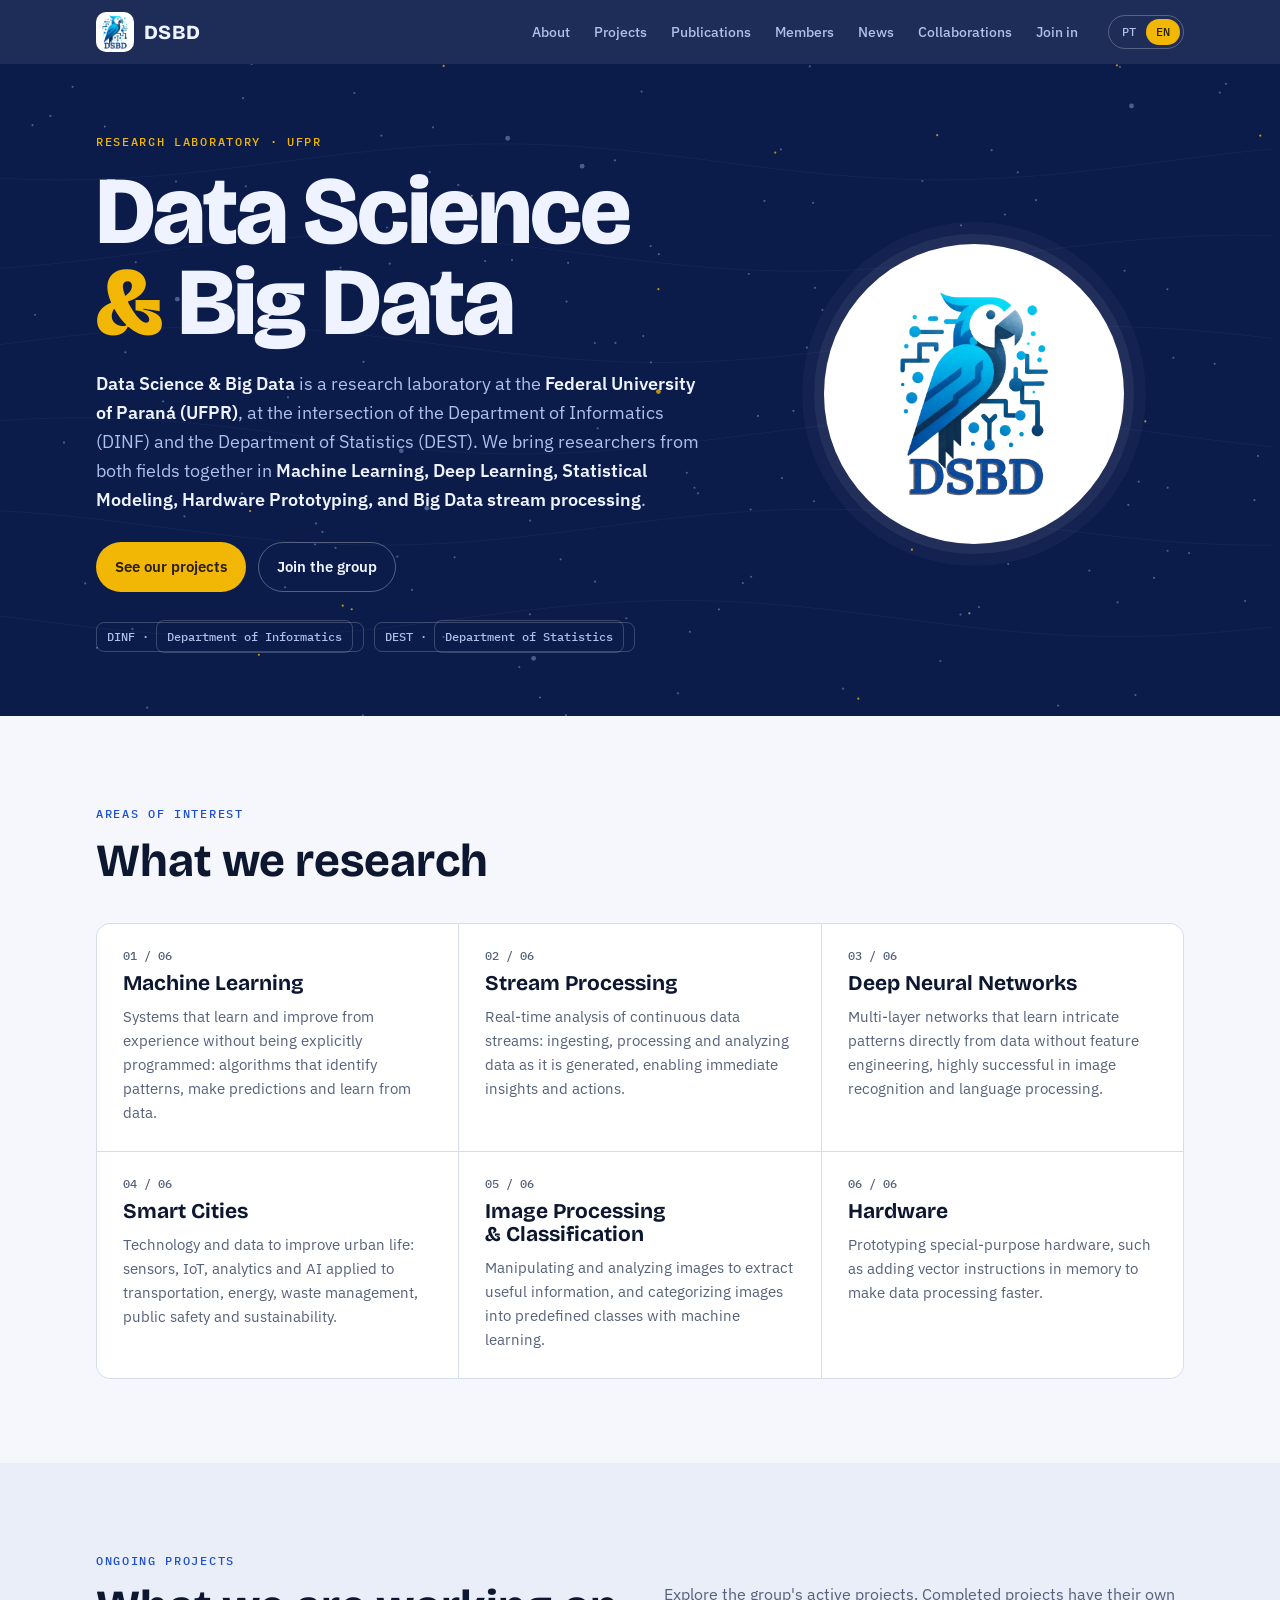
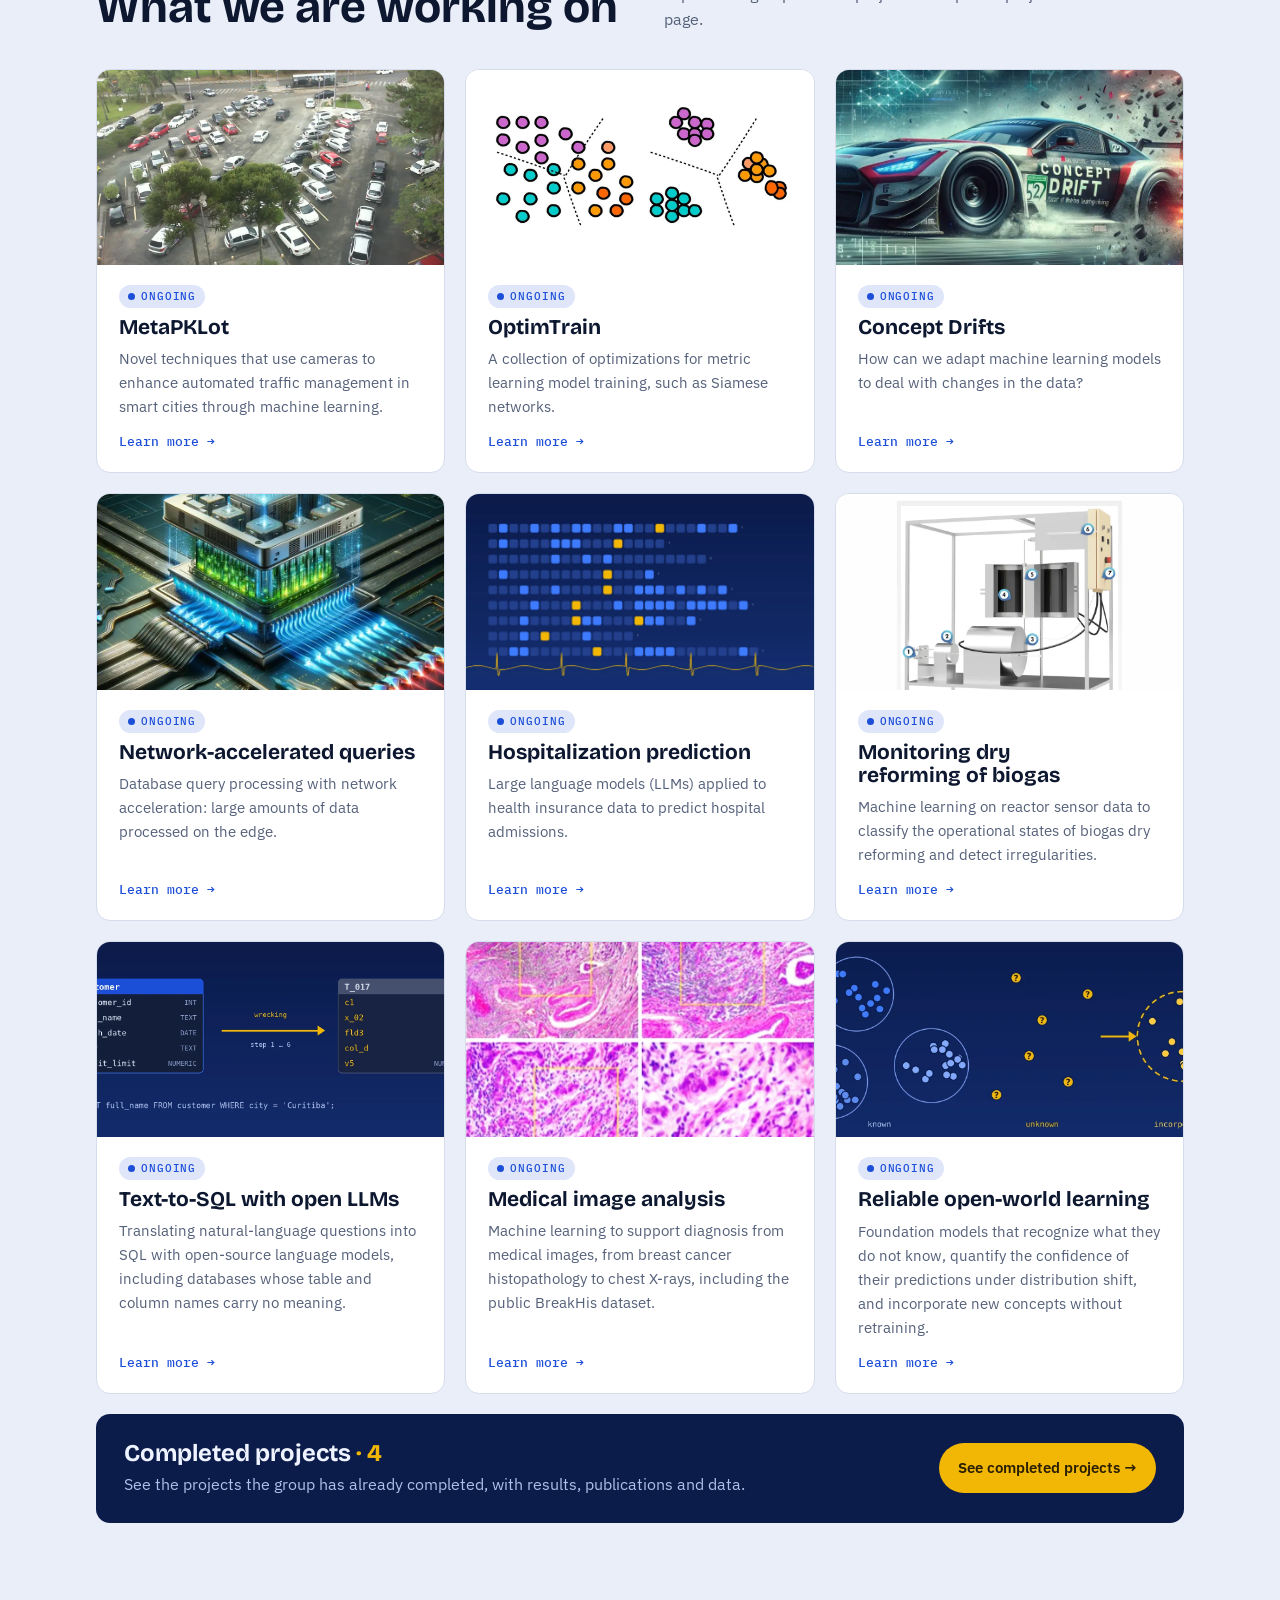
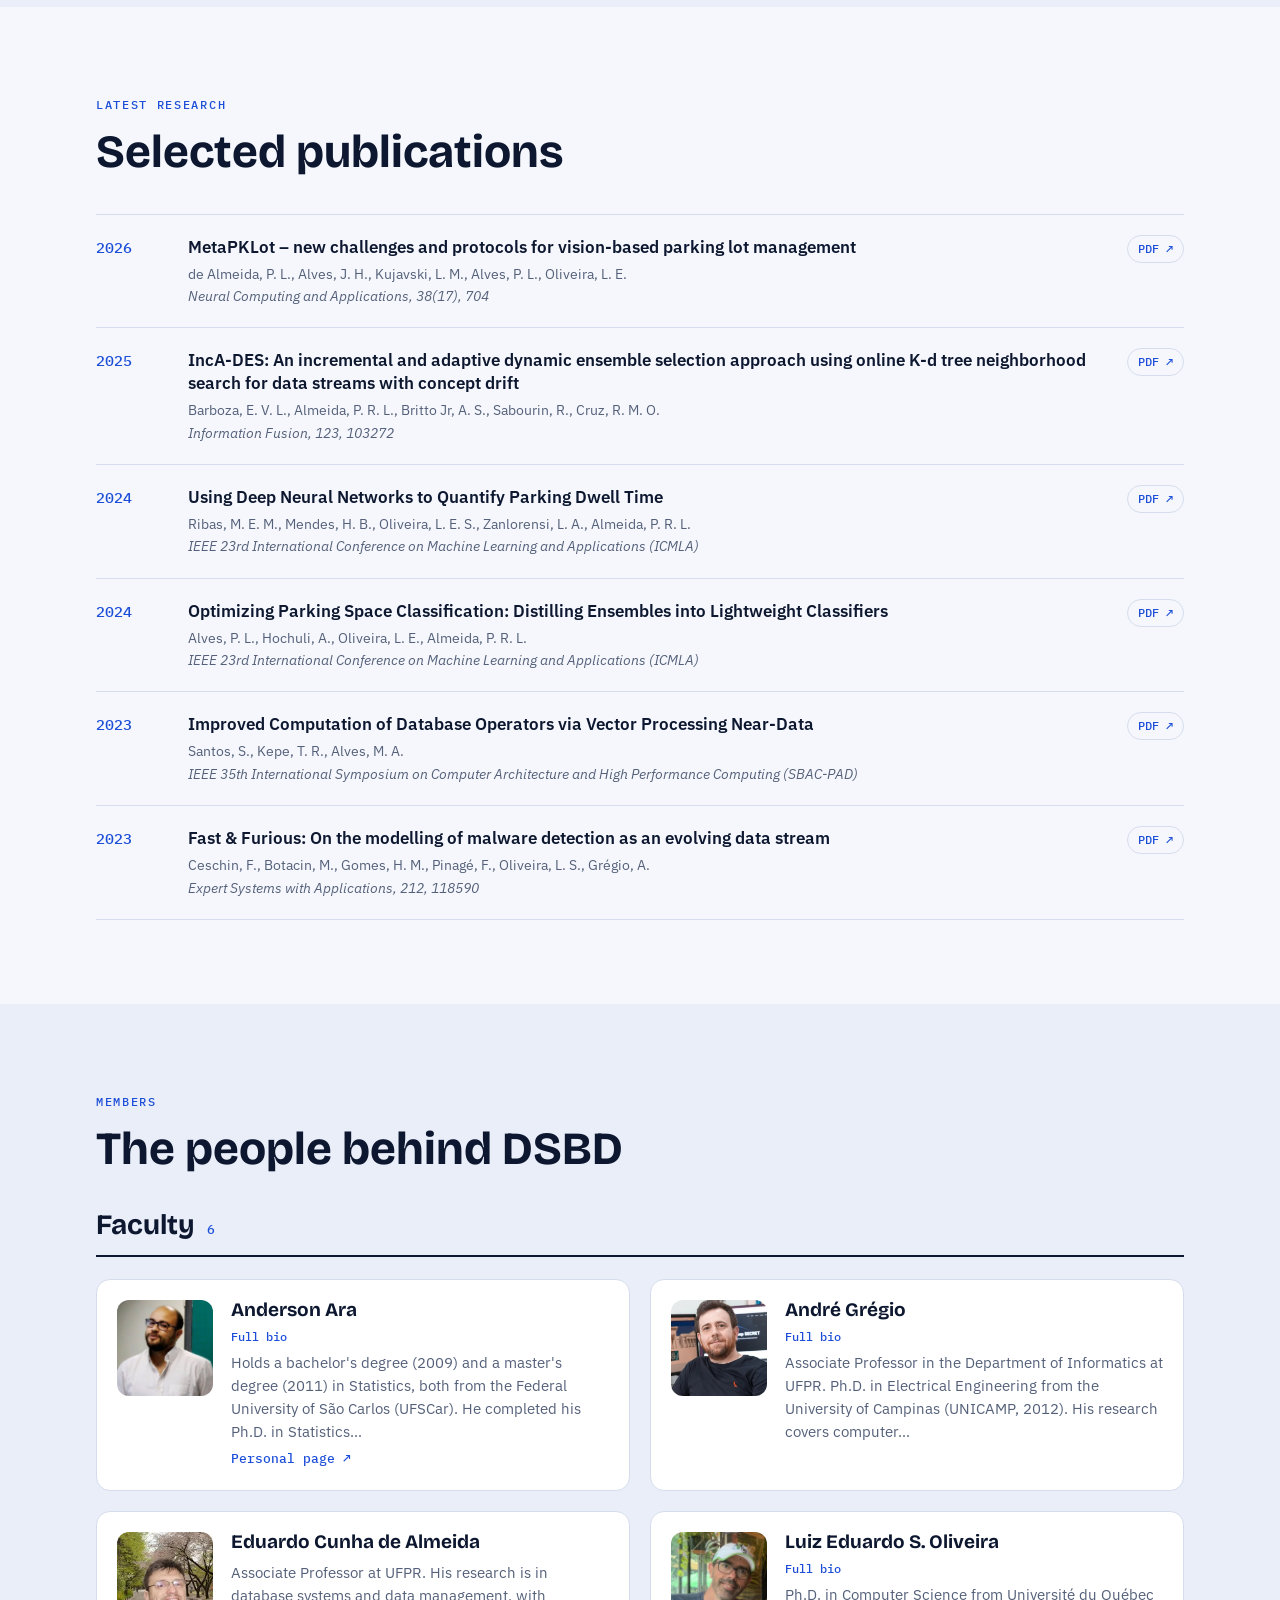
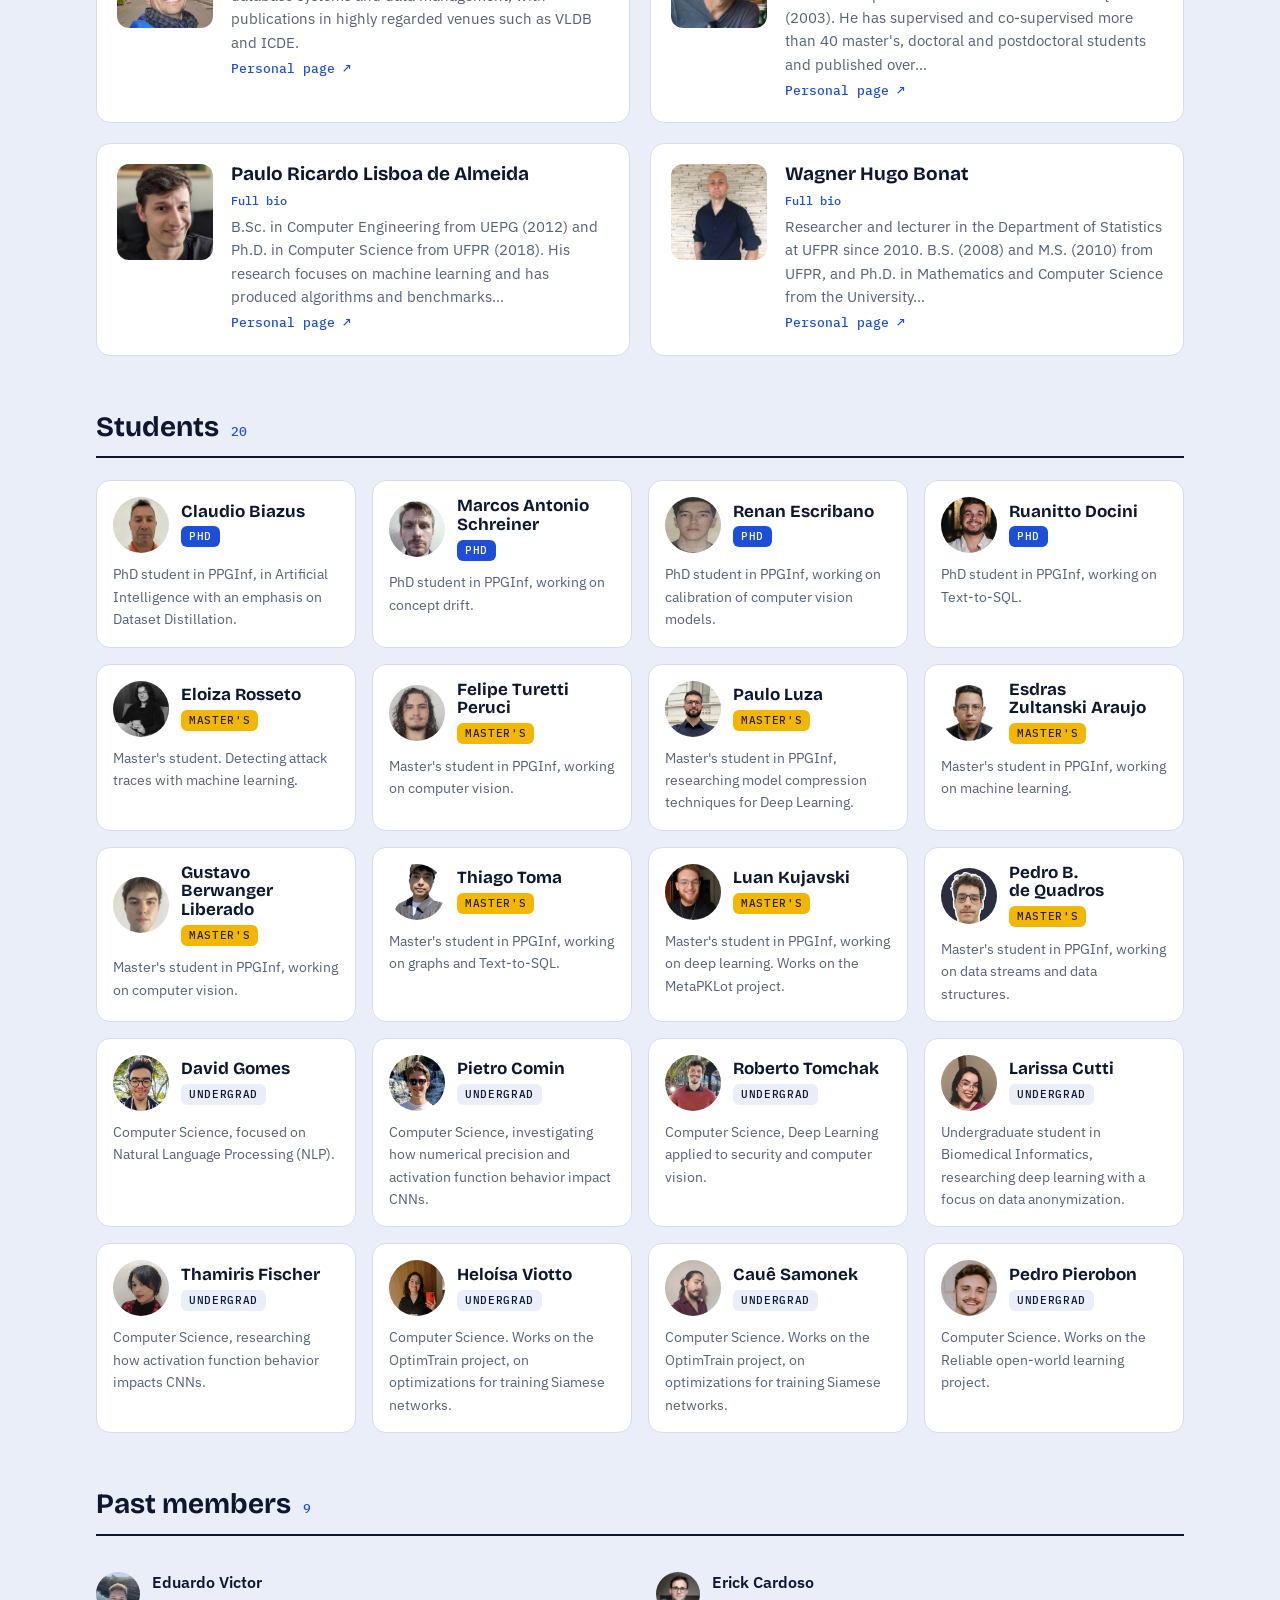
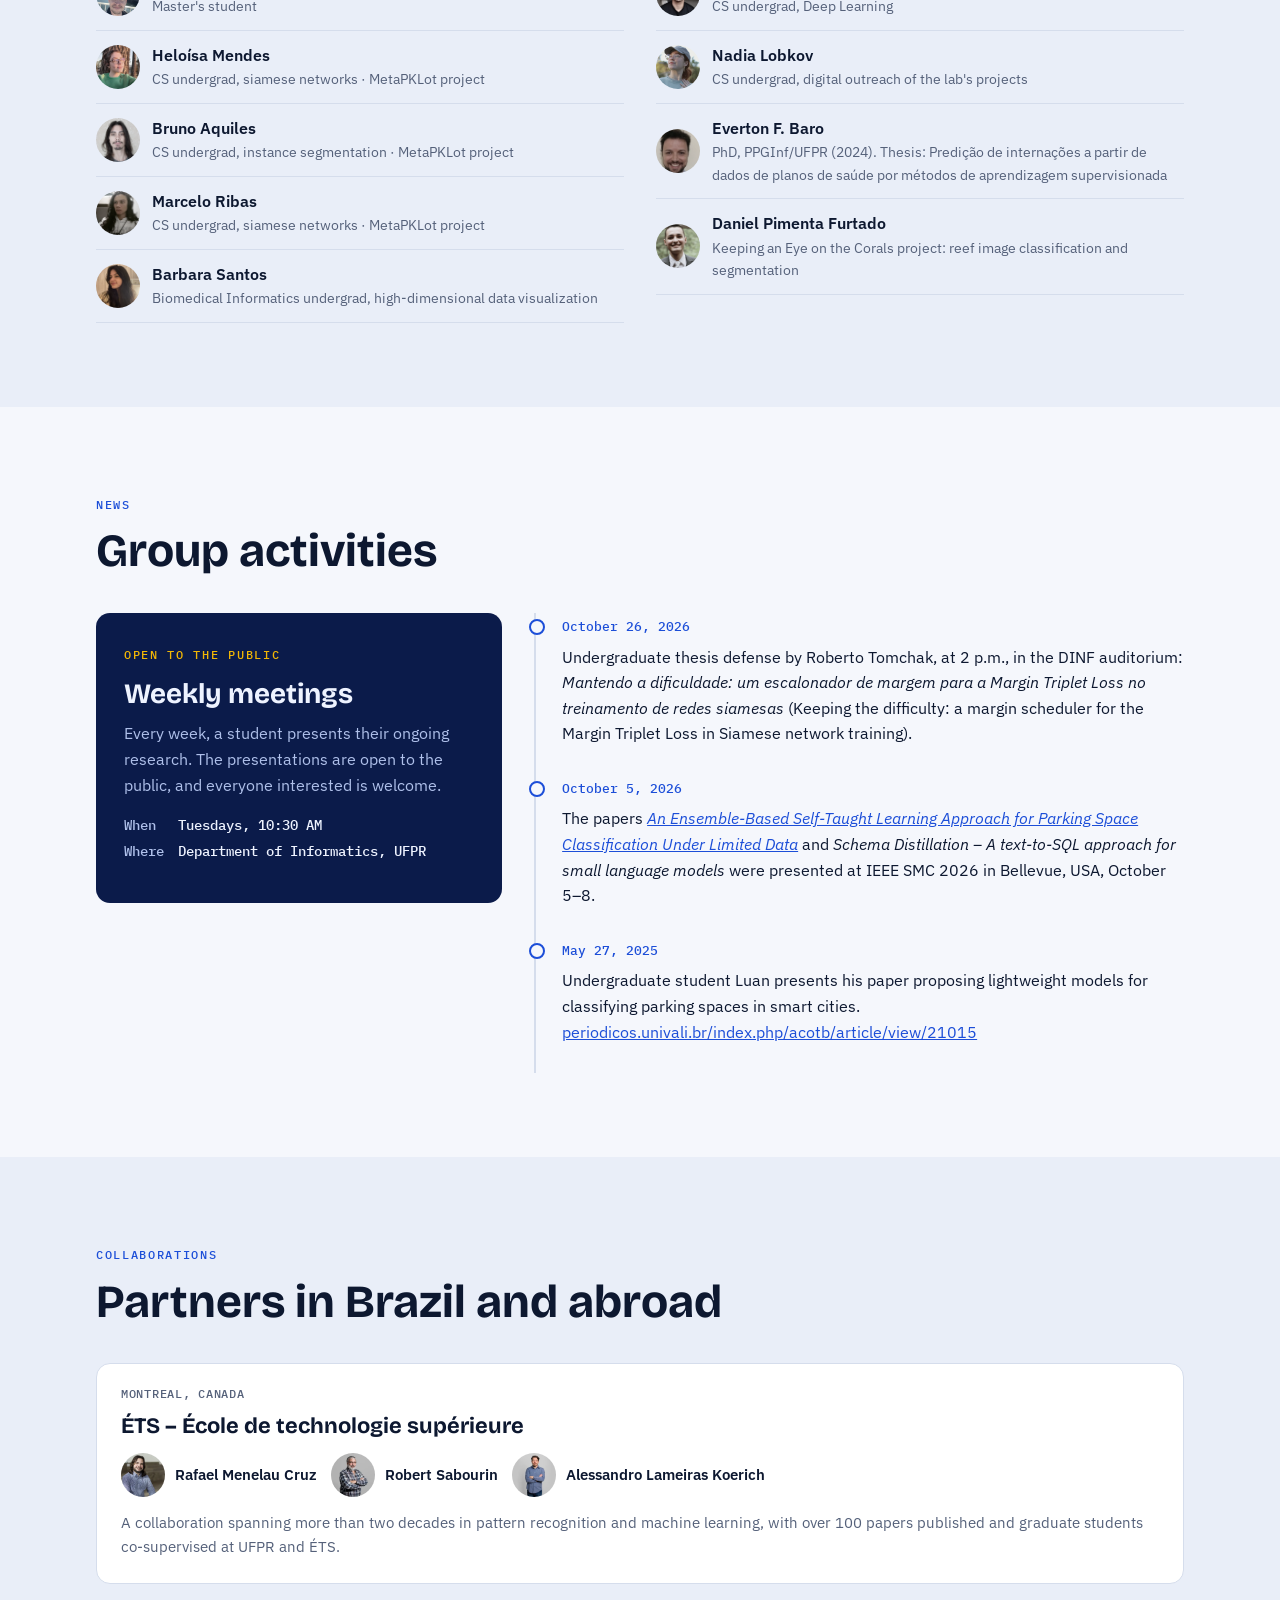
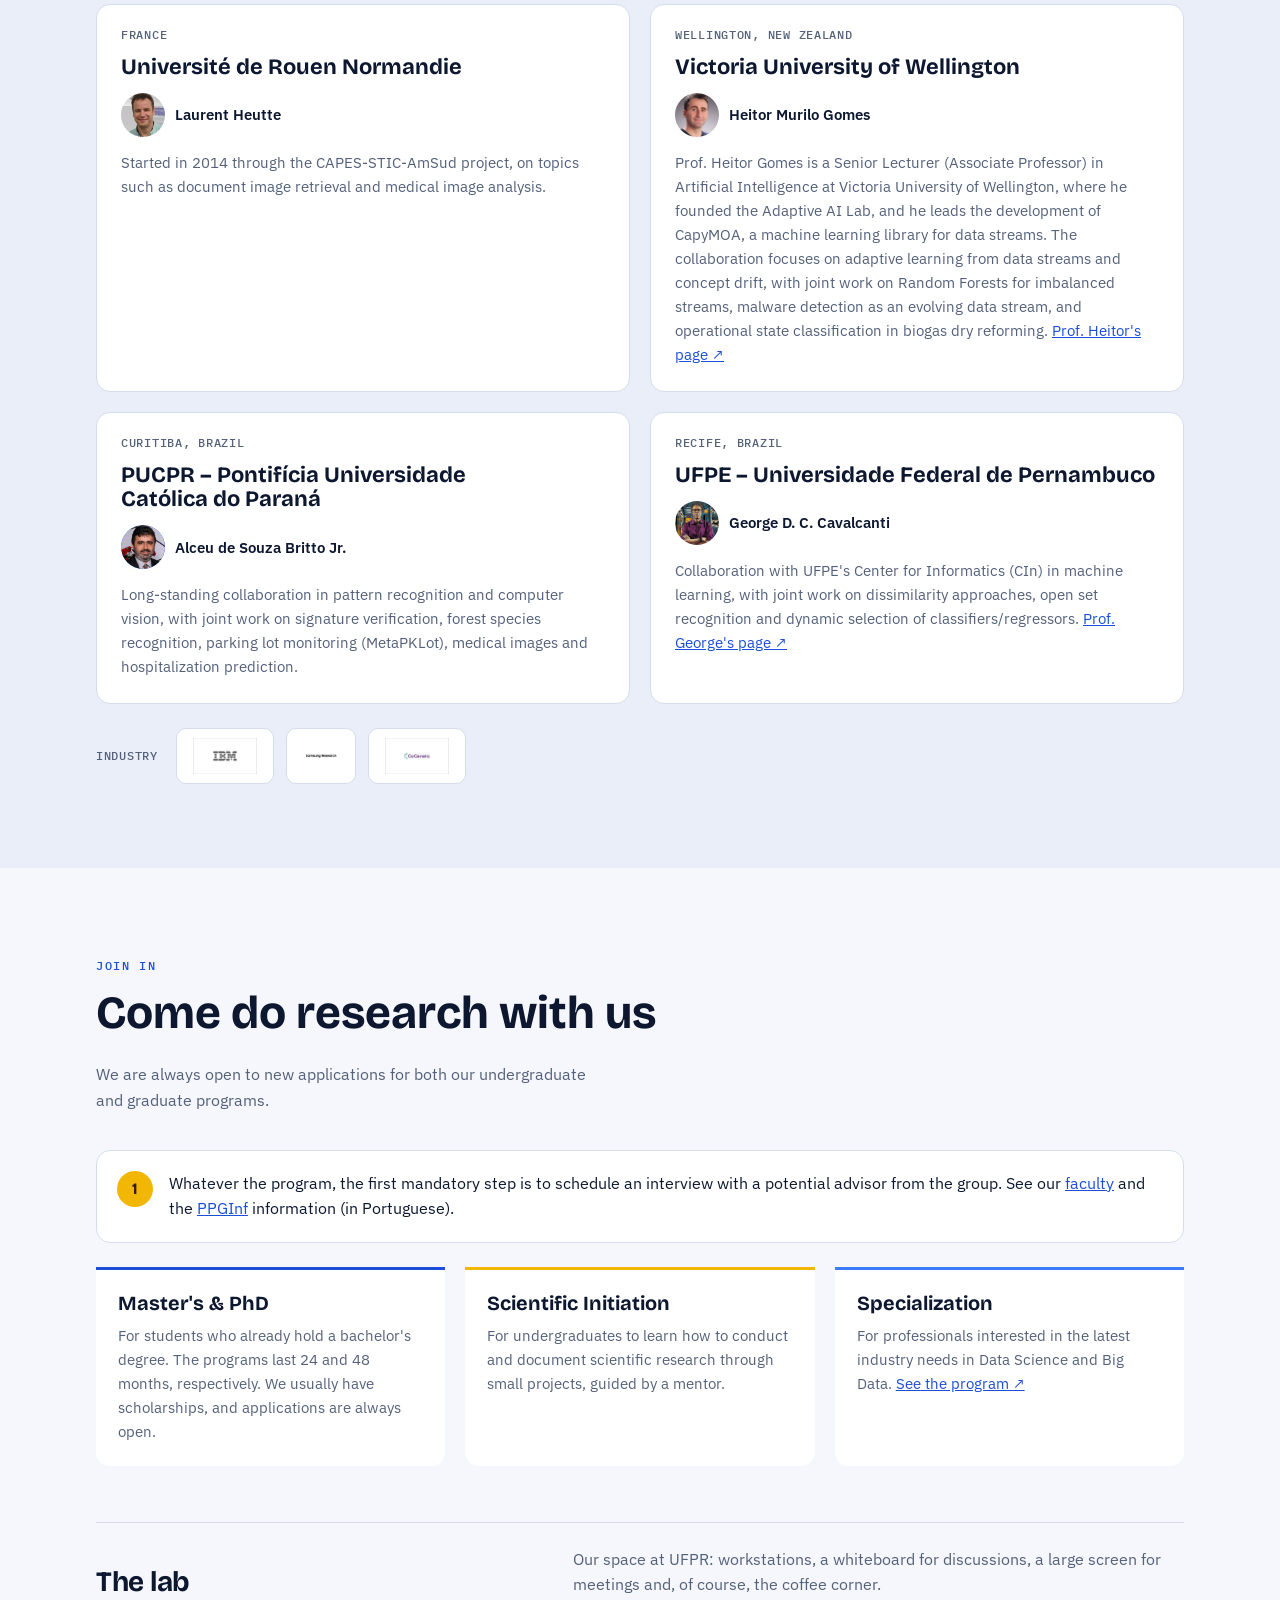
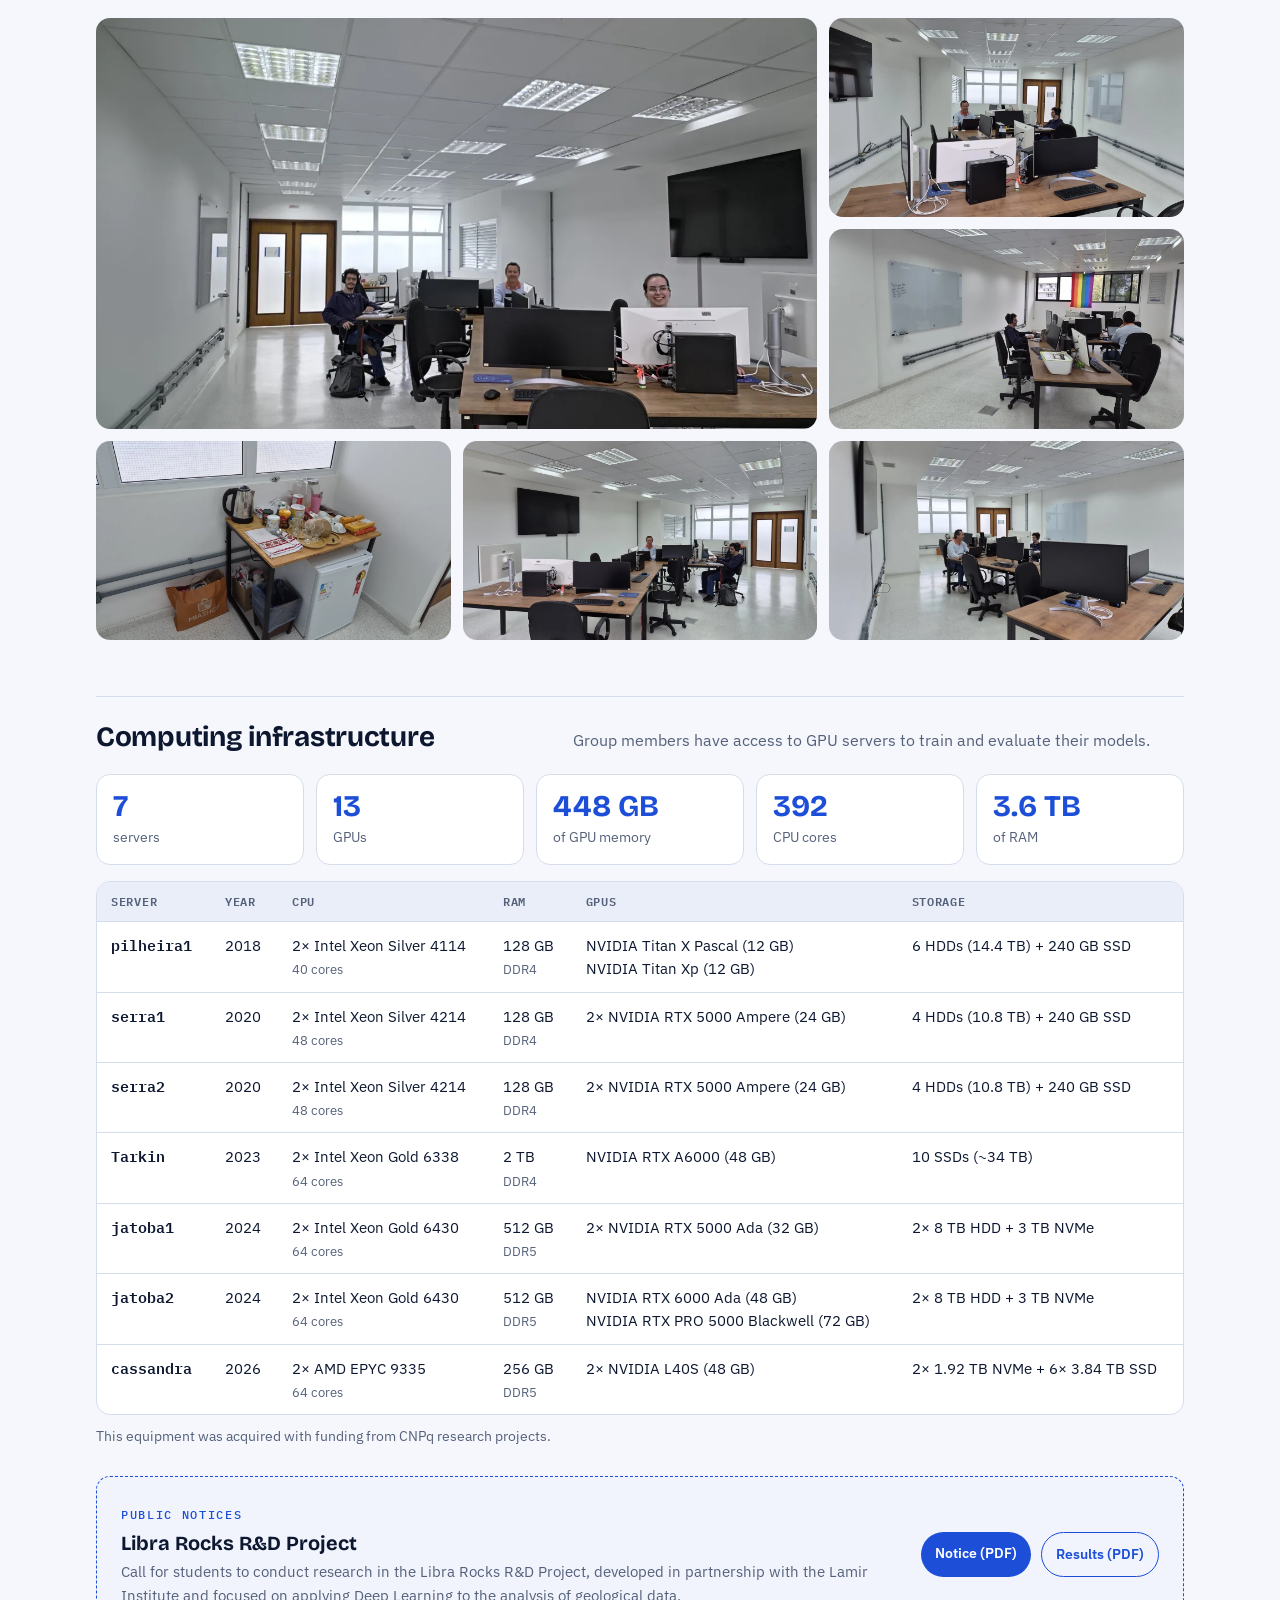
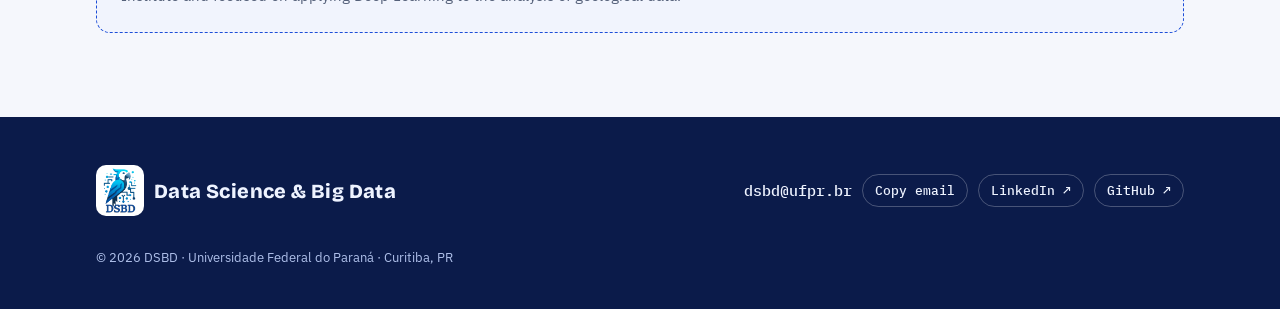
<file: index.html>
<!doctype html>
<html lang="pt-BR">
<head>
<meta charset="utf-8">
<meta name="viewport" content="width=device-width, initial-scale=1, viewport-fit=cover">
<link rel="icon" type="image/webp" href="img/logo.webp">
<link rel="preconnect" href="https://fonts.googleapis.com">
<link rel="preconnect" href="https://fonts.gstatic.com" crossorigin>
<link rel="stylesheet" href="https://fonts.googleapis.com/css2?family=Bricolage+Grotesque:opsz,wght@12..96,500;12..96,700;12..96,800&family=IBM+Plex+Sans:wght@400;500;600&family=IBM+Plex+Mono:wght@400;500&display=swap">
<link rel="stylesheet" href="assets/site.css?v=202611241416">
<title>DSBD – Data Science &amp; Big Data · UFPR</title>
<meta name="description" content="Data Science &amp; Big Data (DSBD), laboratório de pesquisa da UFPR (DINF + DEST).">
</head>
<body data-page="home">

<section class="hero" id="sobre">
  <canvas id="stream" aria-hidden="true"></canvas>
  <div class="wrap">
    <div>
      <span class="eyebrow" data-i18n="hero_eyebrow"></span>
      <h1>Data Science<br><span class="amp">&amp;</span> Big Data</h1>
      <p class="lede" data-i18n-html="about"></p>
      <div class="cta">
        <a class="btn primary" href="#projetos" data-i18n="cta_projects"></a>
        <a class="btn ghost" href="#faca-parte" data-i18n="cta_join"></a>
      </div>
      <div class="dept"><span>DINF · <span data-i18n="dinf"></span></span><span>DEST · <span data-i18n="dest"></span></span></div>
    </div>
    <div class="logo-disc"><img src="img/logo.webp" alt="Logo do DSBD: papagaio azul" width="595" height="640"></div>
  </div>
</section>

<section class="band" id="areas">
  <div class="wrap">
    <div class="head"><div><span class="eyebrow" data-i18n="areas_eyebrow"></span><h2 data-i18n="areas_title"></h2></div></div>
    <div class="areas" id="areasList"></div>
  </div>
</section>

<section class="band alt" id="projetos">
  <div class="wrap">
    <div class="head"><div><span class="eyebrow" data-i18n="proj_eyebrow"></span><h2 data-i18n="proj_title"></h2></div><p data-i18n="proj_lede"></p></div>
    <div class="projects" id="projList"></div>
  </div>
</section>

<section class="band" id="publicacoes">
  <div class="wrap">
    <div class="head"><div><span class="eyebrow" data-i18n="pubs_eyebrow"></span><h2 data-i18n="pubs_title"></h2></div></div>
    <ol class="pubs" id="pubList"></ol>
  </div>
</section>

<section class="band alt" id="membros">
  <div class="wrap">
    <div class="head"><div><span class="eyebrow" data-i18n="mem_eyebrow"></span><h2 data-i18n="mem_title"></h2></div></div>
    <div class="mgroup">
      <div class="mhead"><h3 data-i18n="tab_fac"></h3><span class="count" id="cnt-fac"></span></div>
      <div id="panel-fac" class="faculty"></div>
    </div>
    <div class="mgroup">
      <div class="mhead"><h3 data-i18n="tab_stu"></h3><span class="count" id="cnt-stu"></span></div>
      <div id="panel-stu" class="students"></div>
    </div>
    <div class="mgroup">
      <div class="mhead"><h3 data-i18n="tab_past"></h3><span class="count" id="cnt-past"></span></div>
      <ul id="panel-past" class="past"></ul>
    </div>
  </div>
</section>

<section class="band" id="noticias">
  <div class="wrap">
    <div class="head"><div><span class="eyebrow" data-i18n="news_eyebrow"></span><h2 data-i18n="news_title"></h2></div></div>
    <div class="news-grid">
      <aside class="meeting">
        <span class="eyebrow" data-i18n="meet_eyebrow"></span>
        <h3 data-i18n="meet_title"></h3>
        <p data-i18n="meet_text"></p>
        <dl class="when">
          <dt data-i18n="meet_when"></dt><dd data-i18n="meet_day"></dd>
          <dt data-i18n="meet_where"></dt><dd data-i18n="meet_place"></dd>
        </dl>
      </aside>
      <ol class="timeline" id="newsList"></ol>
    </div>
  </div>
</section>

<section class="band alt" id="colaboracoes">
  <div class="wrap">
    <div class="head"><div><span class="eyebrow" data-i18n="col_eyebrow"></span><h2 data-i18n="col_title"></h2></div></div>
    <div class="collab" id="collabList"></div>
    <div class="industry" id="industryList"></div>
  </div>
</section>

<section class="band" id="faca-parte">
  <div class="wrap">
    <div class="head"><div><span class="eyebrow" data-i18n="join_eyebrow"></span><h2 data-i18n="join_title"></h2></div><p data-i18n="join_lede"></p></div>
    <div class="step"><span class="n">1</span><p data-i18n-html="join_step"></p></div>
    <div class="join" id="joinList"></div>

    <div class="sub" id="laboratorio">
      <div class="subhead"><h3 data-i18n="lab_title"></h3><p data-i18n="lab_lede"></p></div>
      <div class="lab" id="labList"></div>
    </div>

    <div class="sub" id="infraestrutura">
      <div class="subhead"><h3 data-i18n="srv_title"></h3><p data-i18n="srv_lede"></p></div>
      <div class="srv-stats" id="srvStats"></div>
      <div class="srv-wrap"><table class="srv" id="srvTable"></table></div>
      <p class="srv-note" data-i18n="srv_note"></p>
    </div>

    <div class="notice">
      <div><span class="eyebrow" data-i18n="notice_eyebrow"></span><h3 data-i18n="notice_title"></h3><p data-i18n="notice_text"></p></div>
      <div class="links">
        <a href="docs/edital-libra-rocks.pdf" target="_blank" rel="noopener" data-i18n="notice_doc"></a>
        <a class="sec" href="docs/resultados-libra-rocks.pdf" target="_blank" rel="noopener" data-i18n="notice_res"></a>
      </div>
    </div>
  </div>
  <dialog class="lightbox" id="labBox"><button type="button" class="lb-close">×</button><img alt=""><p></p></dialog>
</section>

<script src="assets/content.js?v=202611241416"></script>
<script src="assets/site.js?v=202611241416"></script>
</body>
</html>
</file>
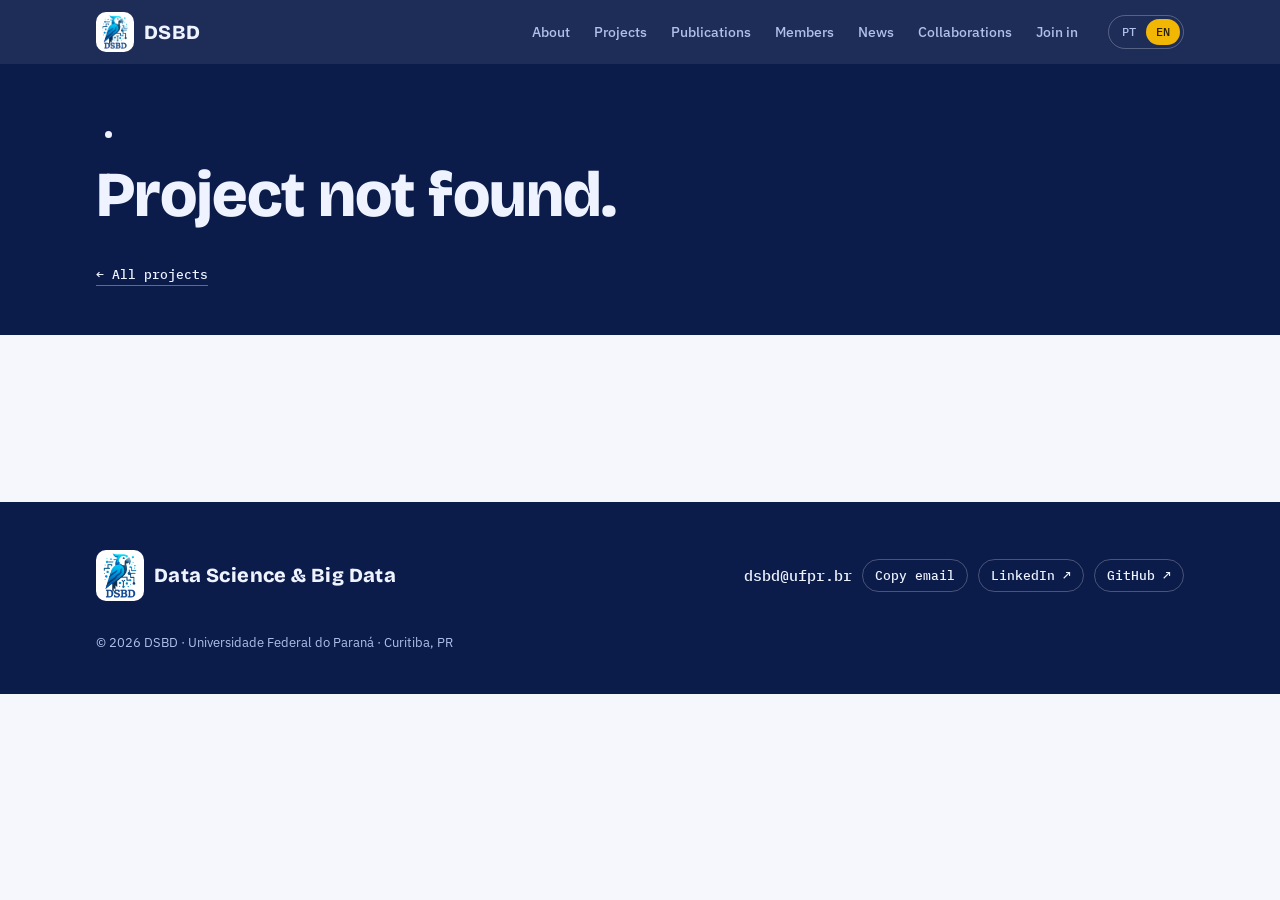
<file: projeto.html>
<!doctype html>
<html lang="pt-BR">
<head>
<meta charset="utf-8">
<meta name="viewport" content="width=device-width, initial-scale=1, viewport-fit=cover">
<link rel="icon" type="image/webp" href="img/logo.webp">
<link rel="preconnect" href="https://fonts.googleapis.com">
<link rel="preconnect" href="https://fonts.gstatic.com" crossorigin>
<link rel="stylesheet" href="https://fonts.googleapis.com/css2?family=Bricolage+Grotesque:opsz,wght@12..96,500;12..96,700;12..96,800&family=IBM+Plex+Sans:wght@400;500;600&family=IBM+Plex+Mono:wght@400;500&display=swap">
<link rel="stylesheet" href="assets/site.css?v=202611241416">
<title>Projeto · DSBD</title>
<meta name="description" content="Projeto de pesquisa do laboratório DSBD da UFPR.">
</head>
<body data-page="project">
<section class="subhero">
  <div class="wrap">
    <span class="status" id="pStatus"></span>
    <h1 id="pTitle"></h1>
    <p id="pSummary"></p>
    <a class="back" id="pBack" href="index.html#projetos"></a>
  </div>
</section>
<div class="pcover" id="pCover"></div>
<section class="band">
  <div class="wrap pgrid">
    <div class="pbody" id="pBody"></div>
    <aside class="pside" id="pSide"></aside>
  </div>
</section>
<script src="assets/content.js?v=202611241416"></script>
<script src="assets/site.js?v=202611241416"></script>
</body>
</html>
</file>
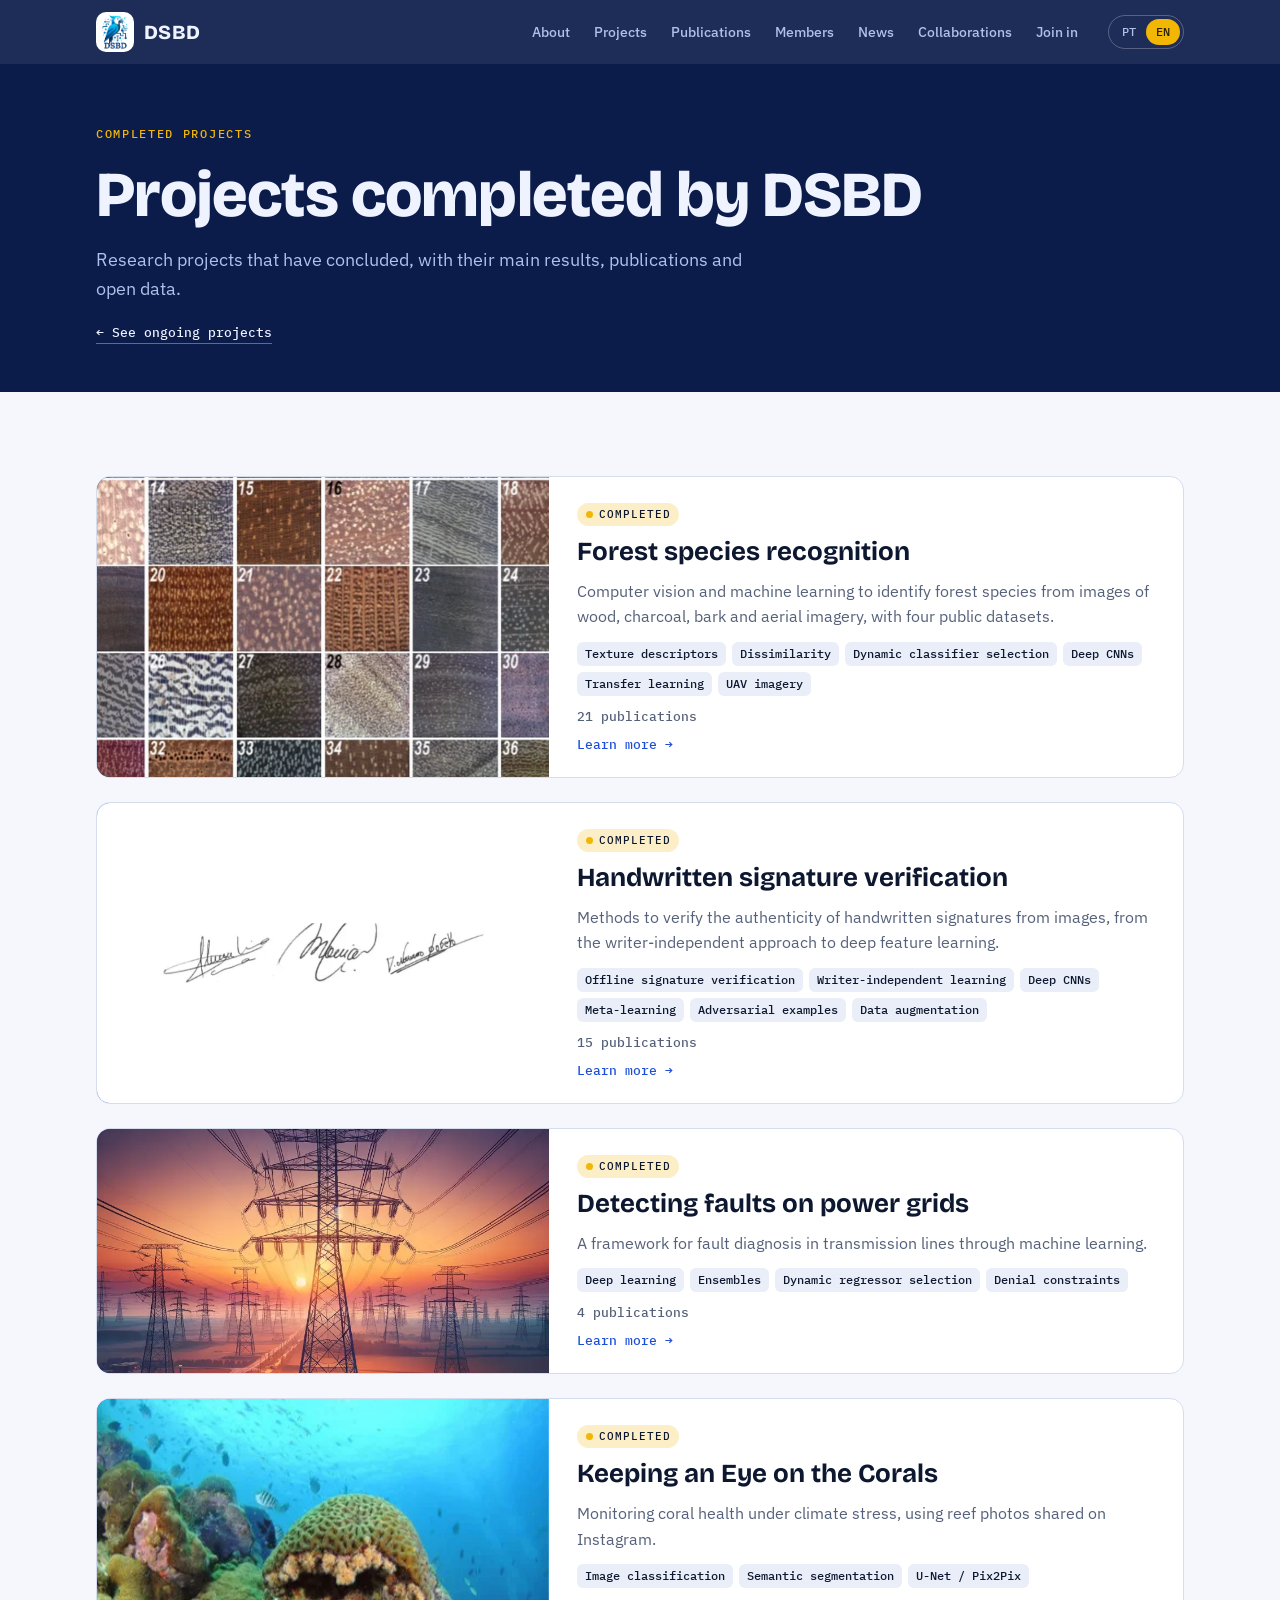
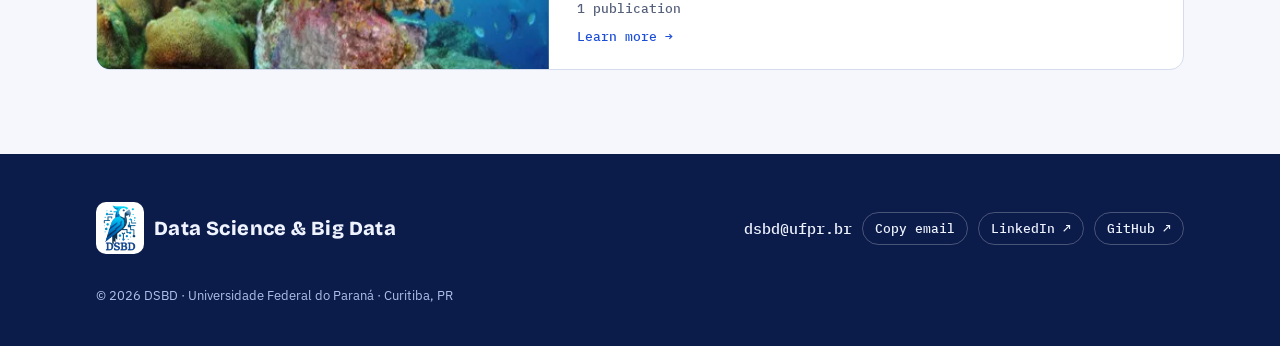
<file: projetos-finalizados.html>
<!doctype html>
<html lang="pt-BR">
<head>
<meta charset="utf-8">
<meta name="viewport" content="width=device-width, initial-scale=1, viewport-fit=cover">
<link rel="icon" type="image/webp" href="img/logo.webp">
<link rel="preconnect" href="https://fonts.googleapis.com">
<link rel="preconnect" href="https://fonts.gstatic.com" crossorigin>
<link rel="stylesheet" href="https://fonts.googleapis.com/css2?family=Bricolage+Grotesque:opsz,wght@12..96,500;12..96,700;12..96,800&family=IBM+Plex+Sans:wght@400;500;600&family=IBM+Plex+Mono:wght@400;500&display=swap">
<link rel="stylesheet" href="assets/site.css?v=202611241416">
<title>Projetos finalizados · DSBD</title>
<meta name="description" content="Projetos de pesquisa concluídos pelo laboratório DSBD da UFPR.">
</head>
<body data-page="finished">
<section class="subhero">
  <div class="wrap">
    <span class="eyebrow" data-i18n="fin_eyebrow"></span>
    <h1 data-i18n="fin_title"></h1>
    <p data-i18n="fin_lede"></p>
    <a class="back" href="index.html#projetos" data-i18n="fin_back"></a>
  </div>
</section>
<section class="band">
  <div class="wrap"><div class="fin-list" id="finList"></div></div>
</section>
<script src="assets/content.js?v=202611241416"></script>
<script src="assets/site.js?v=202611241416"></script>
</body>
</html>
</file>
<file: assets/site.css>
[hidden]{display:none!important}
/* Layout: sticky bar → stream-canvas hero → alternating full-width bands, each with a 1120px inner column */
:root{
  --paper:#F5F7FC; --paper-2:#E9EEF8; --card:#FFFFFF;
  --ink:#0D1830; --muted:#55617A; --line:#D5DDEC;
  --cobalt:#1C4ED8; --cobalt-ink:#FFFFFF; --sky:#3D7BFF; --macaw:#F2B705; --macaw-ink:#2A1F00;
  --hero:#0B1B4A; --hero-ink:#EEF3FF; --hero-muted:#AFC0EA;
  --f-display:"Bricolage Grotesque", "Segoe UI", system-ui, sans-serif;
  --f-body:"IBM Plex Sans", "Segoe UI", system-ui, sans-serif;
  --f-mono:"IBM Plex Mono", ui-monospace, "SFMono-Regular", Menlo, monospace;
  --r:14px; color-scheme:light;
}
@media (prefers-color-scheme: dark){ :root:not([data-theme="light"]){
  --paper:#0A1022; --paper-2:#0F1830; --card:#131E3A;
  --ink:#E6ECF8; --muted:#9AA8C6; --line:#24304F;
  --cobalt:#5B8CFF; --cobalt-ink:#06122E; --sky:#83A9FF; --macaw:#FFCB3D; --macaw-ink:#2A1F00;
  --hero:#060D24; --hero-ink:#EEF3FF; --hero-muted:#9FB2E2; color-scheme:dark }}
:root[data-theme="dark"]{
  --paper:#0A1022; --paper-2:#0F1830; --card:#131E3A;
  --ink:#E6ECF8; --muted:#9AA8C6; --line:#24304F;
  --cobalt:#5B8CFF; --cobalt-ink:#06122E; --sky:#83A9FF; --macaw:#FFCB3D; --macaw-ink:#2A1F00;
  --hero:#060D24; --hero-ink:#EEF3FF; --hero-muted:#9FB2E2; color-scheme:dark }

*{box-sizing:border-box}
html{scroll-behavior:smooth;scroll-padding-top:80px}
body{margin:0;background:var(--paper);color:var(--ink);font:400 16px/1.6 var(--f-body)}
body::before{content:"";position:fixed;inset:0 0 auto;height:env(safe-area-inset-top,0px);z-index:60;background:var(--hero)}
a{color:var(--cobalt)}
a:focus-visible,button:focus-visible{outline:3px solid var(--macaw);outline-offset:2px;border-radius:6px}
img{max-width:100%}
.wrap{max-width:1120px;margin:0 auto;padding-left:max(16px,env(safe-area-inset-left,0px));padding-right:max(16px,env(safe-area-inset-right,0px))}
h1,h2,h3{font-family:var(--f-display);text-wrap:balance;margin:0;line-height:1.1}
.eyebrow{font:500 12px/1 var(--f-mono);letter-spacing:.14em;text-transform:uppercase;color:var(--cobalt)}

/* header */
header.bar{position:sticky;top:env(safe-area-inset-top,0px);z-index:50;background:color-mix(in srgb,var(--hero) 92%,transparent);backdrop-filter:blur(10px);color:var(--hero-ink)}
.bar .wrap{display:flex;align-items:center;gap:20px;min-height:64px}
.brand{display:flex;align-items:center;gap:10px;color:inherit;text-decoration:none;font:800 20px/1 var(--f-display);letter-spacing:.02em}
.brand img{width:38px;height:auto;background:#fff;border-radius:10px;padding:3px}
.bar nav{margin-left:auto;display:flex;gap:4px;flex-wrap:wrap}
.bar nav a{color:var(--hero-muted);text-decoration:none;font-size:14px;font-weight:500;padding:8px 10px;border-radius:8px}
.bar nav a:hover{color:var(--hero-ink);background:rgba(255,255,255,.08)}
.lang{display:flex;border:1px solid rgba(255,255,255,.25);border-radius:999px;padding:3px}
.lang button{all:unset;cursor:pointer;font:500 12px/1 var(--f-mono);padding:7px 10px;border-radius:999px;color:var(--hero-muted)}
.lang button[aria-pressed="true"]{background:var(--macaw);color:var(--macaw-ink)}
.menu-btn{all:unset;display:none;cursor:pointer;color:var(--hero-ink);font:500 13px/1 var(--f-mono);padding:8px 10px;border:1px solid rgba(255,255,255,.25);border-radius:8px}
@media (max-width:900px){
  .menu-btn{display:inline-block;margin-left:auto}
  .bar .wrap{flex-wrap:wrap}
  .bar nav{display:none;order:9;width:100%;margin:0;padding-bottom:12px}
  .bar.open nav{display:flex}
}

/* hero */
.hero{position:relative;background:var(--hero);color:var(--hero-ink);overflow:hidden}
.hero canvas{position:absolute;inset:0;width:100%;height:100%;opacity:.9}
.hero .wrap{position:relative;padding-block:72px 64px;display:grid;grid-template-columns:minmax(0,1.5fr) minmax(0,1fr);gap:40px;align-items:center}
.hero h1{font-size:clamp(44px,8vw,96px);font-weight:800;letter-spacing:-.02em;line-height:.95}
.hero h1 .amp{color:var(--macaw)}
.hero .lede{max-width:56ch;color:var(--hero-muted);font-size:18px;margin:22px 0 28px}
.hero .lede strong{color:var(--hero-ink);font-weight:600}
.hero .eyebrow{color:var(--macaw);display:block;margin-bottom:18px}
.cta{display:flex;gap:12px;flex-wrap:wrap}
.btn{display:inline-flex;align-items:center;gap:8px;text-decoration:none;font-weight:600;font-size:15px;padding:12px 18px;border-radius:999px;border:1px solid transparent}
.btn.primary{background:var(--macaw);color:var(--macaw-ink)}
.btn.ghost{color:var(--hero-ink);border-color:rgba(255,255,255,.3)}
.btn.ghost:hover{background:rgba(255,255,255,.08)}
.logo-disc{justify-self:center;width:min(300px,70vw);aspect-ratio:1;border-radius:50%;background:#fff;display:grid;place-items:center;box-shadow:0 0 0 10px rgba(255,255,255,.06),0 0 0 22px rgba(255,255,255,.03)}
.logo-disc img{width:64%;height:auto}
.dept{display:flex;gap:10px;flex-wrap:wrap;margin-top:30px;font:500 12px/1 var(--f-mono);color:var(--hero-muted)}
.dept span{border:1px solid rgba(255,255,255,.2);padding:8px 10px;border-radius:8px}
@media (max-width:760px){.hero .wrap{grid-template-columns:1fr;padding-block:44px}.logo-disc{width:150px;justify-self:start;order:-1}}

/* sections */
section.band{padding-block:84px}
section.band.alt{background:var(--paper-2)}
.head{display:flex;justify-content:space-between;align-items:end;gap:24px;flex-wrap:wrap;margin-bottom:36px}
.head h2{font-size:clamp(30px,4.5vw,46px);font-weight:700;margin-top:10px}
.head p{max-width:52ch;color:var(--muted);margin:0}

/* areas */
.areas{display:grid;grid-template-columns:repeat(3,minmax(0,1fr));gap:1px;background:var(--line);border:1px solid var(--line);border-radius:var(--r);overflow:hidden}
.area{background:var(--card);padding:26px;display:flex;flex-direction:column;gap:10px}
.area .ix{font:500 12px/1 var(--f-mono);color:var(--muted)}
.area h3{font-size:21px;font-weight:700}
.area p{margin:0;color:var(--muted);font-size:15px}
@media (max-width:900px){.areas{grid-template-columns:repeat(2,minmax(0,1fr))}}
@media (max-width:560px){.areas{grid-template-columns:1fr}}

/* projects */
.projects{display:grid;grid-template-columns:repeat(6,minmax(0,1fr));gap:20px}
.proj{grid-column:span 2;display:flex;flex-direction:column;background:var(--card);border:1px solid var(--line);border-radius:var(--r);overflow:hidden;text-decoration:none;color:inherit;transition:transform .2s,border-color .2s}
.proj.half{grid-column:span 3}
.proj.full{grid-column:1/-1}
.proj:hover{transform:translateY(-3px);border-color:var(--cobalt)}
.proj .ph{aspect-ratio:16/9;background:linear-gradient(135deg,var(--cobalt),var(--hero));overflow:hidden}
.proj .ph img{width:100%;height:100%;object-fit:cover;display:block}
.proj .bd{padding:20px 22px 24px;display:flex;flex-direction:column;gap:8px;flex:1}
.proj h3{font-size:21px}
.proj p{margin:0;color:var(--muted);font-size:15px}
.proj .more{margin-top:auto;padding-top:8px;font:500 13px/1 var(--f-mono);color:var(--cobalt)}
@media (max-width:900px){.projects{grid-template-columns:repeat(2,minmax(0,1fr))}.proj,.proj.half,.proj.full{grid-column:span 1}}
@media (max-width:560px){.projects{grid-template-columns:1fr}}

/* publications */
.pubs{list-style:none;margin:0;padding:0;display:grid;gap:0;border-top:1px solid var(--line)}
.pub{display:grid;grid-template-columns:72px minmax(0,1fr) auto;gap:20px;align-items:baseline;padding:20px 0;border-bottom:1px solid var(--line)}
.pub .yr{font:500 15px/1 var(--f-mono);color:var(--cobalt);font-variant-numeric:tabular-nums}
.pub .t{font-weight:600;font-size:17px;line-height:1.35}
.pub .a{color:var(--muted);font-size:14px;margin-top:4px}
.pub .v{font-style:italic;font-size:14px;color:var(--muted)}
.pub a.pdf{font:500 12px/1 var(--f-mono);text-decoration:none;border:1px solid var(--line);padding:7px 10px;border-radius:999px;white-space:nowrap}
.pub a.pdf:hover{border-color:var(--cobalt)}
@media (max-width:640px){.pub{grid-template-columns:1fr;gap:6px}}

/* members */
.faculty{display:grid;grid-template-columns:repeat(2,minmax(0,1fr));gap:20px}
.fac{display:grid;grid-template-columns:96px minmax(0,1fr);gap:18px;background:var(--card);border:1px solid var(--line);border-radius:var(--r);padding:20px}
.avatar{width:100%;aspect-ratio:1;border-radius:12px;object-fit:cover;background:linear-gradient(135deg,var(--sky),var(--cobalt));display:grid;place-items:center;color:#fff;font:700 26px/1 var(--f-display)}
.fac h3{font-size:19px}
.fac p{margin:8px 0 0;color:var(--muted);font-size:14.5px}
.fac details summary{cursor:pointer;color:var(--cobalt);font:500 12px/1 var(--f-mono);margin-top:10px;list-style:none}
.fac details summary::-webkit-details-marker{display:none}
.students{display:grid;grid-template-columns:repeat(auto-fill,minmax(230px,1fr));gap:16px}
.stu{background:var(--card);border:1px solid var(--line);border-radius:var(--r);padding:16px;display:flex;flex-direction:column;gap:10px}
.stu .top{display:flex;gap:12px;align-items:center}
.stu .avatar{width:56px;border-radius:50%;font-size:18px;flex:none}
.stu h3{font-size:17px}
.stu p{margin:0;color:var(--muted);font-size:14px}
.chip{display:inline-block;font:500 11px/1 var(--f-mono);letter-spacing:.06em;text-transform:uppercase;padding:5px 8px;border-radius:6px;background:var(--paper-2);color:var(--ink);margin-top:5px}
.chip.phd{background:var(--cobalt);color:var(--cobalt-ink)}
.chip.ms{background:var(--macaw);color:var(--macaw-ink)}
.past{columns:2 280px;column-gap:32px;margin:0;padding:0;list-style:none}
.past li{break-inside:avoid;padding:12px 0;border-bottom:1px solid var(--line)}
.past b{font-weight:600}
.past span{display:block;color:var(--muted);font-size:14px}
@media (max-width:760px){.faculty{grid-template-columns:1fr}.fac{grid-template-columns:72px minmax(0,1fr)}}

/* news */
.news-grid{display:grid;grid-template-columns:minmax(0,1fr) minmax(0,1.6fr);gap:32px;align-items:start}
.meeting{background:var(--hero);color:var(--hero-ink);border-radius:var(--r);padding:28px;position:sticky;top:96px}
.meeting .eyebrow{color:var(--macaw)}
.meeting h3{font-size:28px;margin:12px 0}
.meeting p{color:var(--hero-muted);margin:0 0 18px}
.when{display:grid;grid-template-columns:auto 1fr;gap:6px 14px;font:500 14px/1.4 var(--f-mono)}
.when dt{color:var(--hero-muted)}
.when dd{margin:0}
.timeline{list-style:none;margin:0;padding:0;border-left:2px solid var(--line)}
.timeline li{position:relative;padding:0 0 28px 26px}
.timeline li::before{content:"";position:absolute;left:-7px;top:6px;width:12px;height:12px;border-radius:50%;background:var(--paper);border:2px solid var(--cobalt)}
.timeline time{font:500 13px/1 var(--f-mono);color:var(--cobalt)}
.timeline p{margin:6px 0 0}
.timeline a{word-break:break-word}
@media (max-width:800px){.news-grid{grid-template-columns:1fr}.meeting{position:static}}

/* collaborations */
.collab{display:grid;grid-template-columns:repeat(2,minmax(0,1fr));gap:20px}
.inst{background:var(--card);border:1px solid var(--line);border-radius:var(--r);padding:24px;display:flex;flex-direction:column;gap:14px}
.inst.wide{grid-column:1/-1}
.inst .where{font:500 12px/1 var(--f-mono);color:var(--muted);letter-spacing:.06em;text-transform:uppercase}
.inst h3{font-size:22px}
.inst p{margin:0;color:var(--muted);font-size:15px}
.people{display:flex;gap:14px;flex-wrap:wrap}
.person{display:flex;align-items:center;gap:10px;font-weight:600;font-size:14.5px}
.person .avatar{width:44px;border-radius:50%;font-size:15px}
.industry{display:flex;gap:12px;flex-wrap:wrap;margin-top:24px;align-items:center}
.industry .lbl{font:500 12px/1 var(--f-mono);color:var(--muted);letter-spacing:.06em;text-transform:uppercase;margin-right:6px}
.industry span.co{font:700 18px/1 var(--f-display);padding:12px 18px;border:1px solid var(--line);border-radius:10px;background:var(--card)}
@media (max-width:760px){.collab{grid-template-columns:1fr}}

/* join */
.join{display:grid;grid-template-columns:repeat(3,minmax(0,1fr));gap:20px}
.join .opt{border-top:3px solid var(--cobalt);background:var(--card);border-radius:0 0 var(--r) var(--r);padding:22px;display:flex;flex-direction:column;gap:10px}
.join .opt:nth-child(2){border-top-color:var(--macaw)}
.join .opt:nth-child(3){border-top-color:var(--sky)}
.join h3{font-size:20px}
.join p{margin:0;color:var(--muted);font-size:15px}
.step{display:flex;gap:16px;align-items:flex-start;background:var(--card);border:1px solid var(--line);border-radius:var(--r);padding:20px;margin-bottom:24px}
.step .n{flex:none;width:36px;height:36px;border-radius:50%;background:var(--macaw);color:var(--macaw-ink);display:grid;place-items:center;font:700 16px/1 var(--f-display)}
.step p{margin:0}
.notice{margin-top:28px;display:grid;grid-template-columns:minmax(0,1fr) auto;gap:20px;align-items:center;padding:24px;border-radius:var(--r);border:1px dashed var(--cobalt);background:color-mix(in srgb,var(--cobalt) 6%,var(--card))}
.notice h3{font-size:20px;margin:6px 0}
.notice p{margin:0;color:var(--muted);font-size:15px}
.notice .links{display:flex;gap:10px;flex-wrap:wrap}
.notice .links a{text-decoration:none;font-weight:600;font-size:14px;padding:10px 14px;border-radius:999px;background:var(--cobalt);color:var(--cobalt-ink)}
.notice .links a.sec{background:transparent;color:var(--cobalt);border:1px solid var(--cobalt)}
@media (max-width:820px){.join{grid-template-columns:1fr}.notice{grid-template-columns:1fr}}

/* footer */
footer{background:var(--hero);color:var(--hero-muted);padding-block:48px 40px}
footer .wrap{display:flex;gap:32px;flex-wrap:wrap;justify-content:space-between;align-items:center}
footer .brand img{width:48px}
footer .brand{color:var(--hero-ink)}
footer .contact{display:flex;gap:10px;flex-wrap:wrap;align-items:center}
footer .mail{font:500 15px/1 var(--f-mono);color:var(--hero-ink);user-select:all}
footer button,footer a.li{all:unset;cursor:pointer;font:500 13px/1 var(--f-mono);padding:9px 12px;border:1px solid rgba(255,255,255,.25);border-radius:999px;color:var(--hero-ink)}
footer small{display:block;width:100%;font-size:13px}
@media (prefers-reduced-motion:reduce){html{scroll-behavior:auto}.proj{transition:none}}

/* ---------- logo sizing for local webp ---------- */
.brand img{object-fit:contain}

/* ---------- industry logos ---------- */
.industry .co-logo{display:flex;align-items:center;justify-content:center;background:#fff;border:1px solid var(--line);border-radius:10px;padding:10px 16px;height:56px}
.industry .co-logo img{max-height:36px;width:auto;display:block}

/* ---------- finished-projects call-out on home ---------- */
.finished-cta{grid-column:1/-1;display:grid;grid-template-columns:minmax(0,1fr) auto;gap:20px;align-items:center;padding:26px 28px;border-radius:var(--r);background:var(--hero);color:var(--hero-ink);text-decoration:none}
.finished-cta h3{font-size:24px}
.finished-cta p{margin:6px 0 0;color:var(--hero-muted)}
.finished-cta .btn{white-space:nowrap}
.finished-cta:hover .btn{filter:brightness(1.05)}
@media (max-width:640px){.finished-cta{grid-template-columns:1fr}}

/* ---------- status chip ---------- */
.status{display:inline-flex;align-items:center;gap:6px;font:500 11px/1 var(--f-mono);letter-spacing:.08em;text-transform:uppercase;padding:6px 9px;border-radius:999px;width:max-content}
.status::before{content:"";width:7px;height:7px;border-radius:50%;background:currentColor}
.status.ongoing{background:color-mix(in srgb,var(--cobalt) 14%,transparent);color:var(--cobalt)}
.status.finished{background:color-mix(in srgb,var(--macaw) 22%,transparent);color:var(--ink)}
.status.finished::before{background:var(--macaw)}

/* ---------- sub-page hero ---------- */
.subhero{background:var(--hero);color:var(--hero-ink)}
.subhero .wrap{padding-block:56px 48px}
.subhero .eyebrow{color:var(--macaw)}
.subhero h1{font-size:clamp(34px,6vw,64px);font-weight:800;letter-spacing:-.015em;margin-top:14px}
.subhero p{color:var(--hero-muted);max-width:60ch;font-size:18px;margin:16px 0 0}
.subhero a.back{display:inline-block;margin-top:22px;color:var(--hero-ink);font:500 13px/1 var(--f-mono);text-decoration:none;border-bottom:1px solid rgba(255,255,255,.35);padding-bottom:4px}
.subhero .status.finished{color:var(--hero-ink)}
.subhero .status.ongoing{color:var(--sky)}

/* ---------- finished list ---------- */
.fin-list{display:grid;gap:24px}
.fin-item{display:grid;grid-template-columns:minmax(0,1fr) minmax(0,1.4fr);background:var(--card);border:1px solid var(--line);border-radius:var(--r);overflow:hidden;text-decoration:none;color:inherit;transition:border-color .2s,transform .2s}
.fin-item:hover{border-color:var(--cobalt);transform:translateY(-2px)}
.fin-item .ph{position:relative;min-height:240px;background:linear-gradient(135deg,var(--cobalt),var(--hero))}
.fin-item .ph img{position:absolute;inset:0;width:100%;height:100%;object-fit:cover;display:block}
.fin-item .bd{padding:26px 28px;display:flex;flex-direction:column;gap:12px;min-width:0}
.fin-item h2{font-size:26px}
.fin-item p{margin:0;color:var(--muted)}
.tags{display:flex;gap:6px;flex-wrap:wrap}
.tags span{font:500 12px/1 var(--f-mono);padding:6px 8px;border-radius:6px;background:var(--paper-2);color:var(--ink)}
.fin-item .meta{font:500 13px/1.4 var(--f-mono);color:var(--muted)}
.fin-item .more{margin-top:auto;font:500 13px/1 var(--f-mono);color:var(--cobalt)}
@media (max-width:760px){.fin-item{grid-template-columns:1fr}.fin-item .ph{aspect-ratio:16/9;min-height:0;max-width:100%}}

/* ---------- project detail ---------- */
.pcover{max-width:1120px;margin:0 auto;padding-left:max(16px,env(safe-area-inset-left,0px));padding-right:max(16px,env(safe-area-inset-right,0px));margin-top:-1px}
.pcover img{display:block;width:100%;max-height:420px;object-fit:cover;border-radius:0 0 var(--r) var(--r)}
.pgrid{display:grid;grid-template-columns:minmax(0,1fr) 320px;gap:48px;align-items:start}
.pbody{display:grid;gap:44px;min-width:0}
.pbody section h2{font-size:clamp(24px,3vw,30px);font-weight:700;margin-bottom:14px}
.pbody section p,.pbody section li{font-size:17px;line-height:1.7;max-width:68ch}
.pbody section ul{padding-left:20px;display:grid;gap:10px}
.pbody figure{margin:22px 0 0;background:var(--card);border:1px solid var(--line);border-radius:var(--r);padding:14px}
.pbody figure img{display:block;width:100%;height:auto;border-radius:8px;background:#fff}
.pbody figcaption{font-size:14px;color:var(--muted);margin-top:10px}
.pside{display:grid;gap:22px;position:sticky;top:96px}
.box{background:var(--card);border:1px solid var(--line);border-radius:var(--r);padding:20px}
.box h3{font:500 12px/1 var(--f-mono);letter-spacing:.12em;text-transform:uppercase;color:var(--muted);margin-bottom:14px}
.box ul{list-style:none;margin:0;padding:0;display:grid;gap:12px}
.box li a{font-weight:600;text-decoration:none}
.box li a:hover{text-decoration:underline}
.box li span{display:block;font-size:13px;color:var(--muted);margin-top:2px}
.team{display:grid;gap:10px}
.team .m{display:flex;align-items:center;gap:10px;font-size:14.5px;font-weight:600}
.team .m small{display:block;font-weight:400;color:var(--muted);font-size:12.5px}
.team .avatar{width:38px;border-radius:50%;font-size:13px;flex:none}
@media (max-width:900px){.pgrid{grid-template-columns:1fr}.pside{position:static}}

/* ---------- members: grouped ---------- */
.mgroup+.mgroup{margin-top:56px}
.mhead{display:flex;align-items:baseline;gap:12px;padding-bottom:14px;margin-bottom:22px;border-bottom:2px solid var(--ink)}
.mhead h3{font-size:clamp(22px,3vw,28px);font-weight:700}
.mhead .count{font:500 13px/1 var(--f-mono);color:var(--cobalt);font-variant-numeric:tabular-nums}
.past li{display:flex;gap:12px;align-items:center}
.past li .avatar{width:44px;border-radius:50%;font-size:14px;flex:none;filter:grayscale(.35)}

.pbody code{font:500 .9em/1 var(--f-mono);background:var(--paper-2);padding:2px 6px;border-radius:5px}

.pbody .video{position:relative;aspect-ratio:16/9;max-width:100%;margin:22px 0;border-radius:var(--r);overflow:hidden;background:#000;border:1px solid var(--line)}
.pbody .video iframe{position:absolute;inset:0;width:100%;height:100%;border:0}
.pbody section p a{font-weight:600;white-space:nowrap}

.pbody .note{font-size:15px;color:var(--muted);border-left:3px solid var(--macaw);padding:4px 0 4px 14px;margin-top:16px}

.past li span.avatar{display:grid;place-items:center;margin:0;font:700 14px/1 var(--f-display);color:#fff}

.fac .fac-link{display:inline-block;margin-top:8px;font:500 13px/1 var(--f-mono);color:var(--cobalt);text-decoration:none}
.fac .fac-link:hover{text-decoration:underline}

.team .m a{color:inherit;text-decoration:underline;text-decoration-color:var(--line);text-underline-offset:3px}
.team .m a:hover{color:var(--cobalt);text-decoration-color:currentColor}

/* laboratório */
.lab{display:grid;grid-template-columns:repeat(3,minmax(0,1fr));gap:12px}
.lab-ph{all:unset;cursor:zoom-in;display:block;border-radius:var(--r);overflow:hidden;background:var(--paper-2);aspect-ratio:16/9}
.lab-ph:first-child{grid-column:span 2;grid-row:span 2;aspect-ratio:auto}
.lab-ph img{width:100%;height:100%;object-fit:cover;display:block;transition:transform .4s ease}
.lab-ph:hover img{transform:scale(1.03)}
.lab-ph:focus-visible{outline:3px solid var(--cobalt);outline-offset:2px}
@media (max-width:760px){.lab{grid-template-columns:repeat(2,minmax(0,1fr))}.lab-ph:first-child{grid-row:auto;aspect-ratio:16/9}.lab-ph:last-child{grid-column:span 2}}
.lightbox{border:0;padding:0;background:transparent;max-width:min(1280px,94vw);max-height:92vh;overflow:visible}
.lightbox::backdrop{background:rgba(8,12,24,.86)}
.lightbox img{display:block;max-width:100%;max-height:84vh;border-radius:var(--r)}
.lightbox p{margin:10px 0 0;color:#fff;font-size:15px;text-align:center}
.lb-close{position:absolute;top:-14px;right:-14px;width:36px;height:36px;border-radius:50%;border:0;background:#fff;color:#111;font:600 22px/1 sans-serif;cursor:pointer}

/* faça parte: laboratório e infraestrutura */
.sub{margin-top:56px}
.subhead{display:grid;grid-template-columns:minmax(0,1fr) minmax(0,1.4fr);gap:8px 40px;align-items:end;margin-bottom:20px;padding-top:24px;border-top:1px solid var(--line)}
.subhead h3{font:700 clamp(22px,2.6vw,28px)/1.15 var(--f-display);margin:0;letter-spacing:-.01em}
.subhead p{margin:0;color:var(--muted)}
@media (max-width:760px){.subhead{grid-template-columns:1fr}}
.srv-stats{display:grid;grid-template-columns:repeat(5,minmax(0,1fr));gap:12px;margin-bottom:16px}
.srv-stats div{background:var(--card);border:1px solid var(--line);border-radius:var(--r);padding:16px}
.srv-stats b{display:block;font:700 clamp(22px,2.6vw,30px)/1 var(--f-display);color:var(--cobalt)}
.srv-stats span{display:block;margin-top:6px;font-size:13.5px;color:var(--muted)}
@media (max-width:760px){.srv-stats{grid-template-columns:repeat(2,minmax(0,1fr))}.srv-stats div:last-child{grid-column:span 2}}
.srv-wrap{overflow-x:auto;border:1px solid var(--line);border-radius:var(--r);background:var(--card)}
.srv{width:100%;border-collapse:collapse;font-size:14.5px;min-width:760px}
.srv th,.srv td{text-align:left;vertical-align:top;padding:12px 14px;border-bottom:1px solid var(--line)}
.srv thead th{font:600 12px/1.2 var(--f-mono);text-transform:uppercase;letter-spacing:.06em;color:var(--muted);background:var(--paper-2)}
.srv tbody tr:last-child>*{border-bottom:0}
.srv tbody th{font-family:var(--f-mono);font-weight:600;white-space:nowrap}
.srv small{display:block;color:var(--muted);font-size:12.5px;margin-top:2px}
.srv td:nth-child(2){font-variant-numeric:tabular-nums}
.srv td:nth-child(4){white-space:nowrap}
.srv-note{margin:10px 0 0;font-size:14px;color:var(--muted)}
</file>
